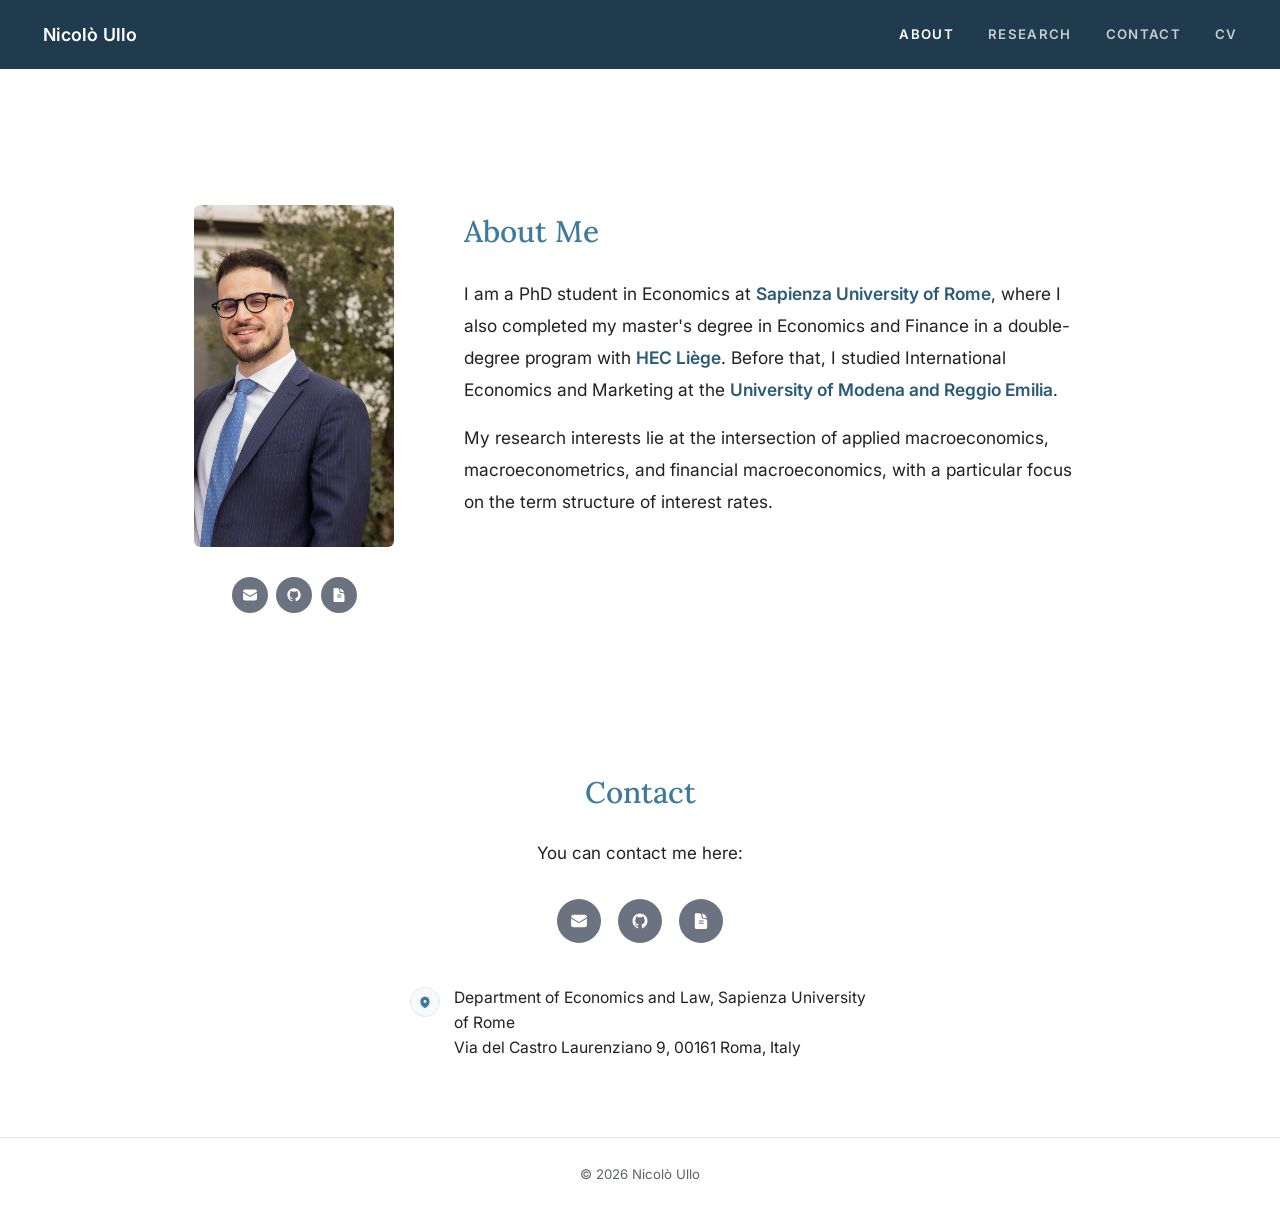
<file: index.html>
<!DOCTYPE html>
<html lang="en">
<head>
  <meta charset="UTF-8" />
  <meta name="viewport" content="width=device-width, initial-scale=1.0" />
  <title>Nicolò Ullo</title>
  <meta name="robots" content="noimageindex" />
  <link rel="icon" type="image/svg+xml" href="favicon.svg" />
  <link rel="stylesheet" href="style.css" />
  <link rel="preconnect" href="https://fonts.googleapis.com" />
  <link rel="preconnect" href="https://fonts.gstatic.com" crossorigin />
  <link href="https://fonts.googleapis.com/css2?family=Inter:wght@300;400;500;600;700&family=Lora:wght@300;400;500;600&display=swap" rel="stylesheet" />
</head>
<body>

  <!-- ══════════════════════════════════════════
       NAVBAR
  ══════════════════════════════════════════ -->
  <nav class="navbar">
    <a class="nav-brand" href="index.html">Nicolò Ullo</a>

    <button class="nav-burger" aria-label="Menu" onclick="this.classList.toggle('active'); document.getElementById('nav-menu').classList.toggle('open')">
      <span></span><span></span><span></span>
    </button>

    <div class="nav-menu" id="nav-menu">
      <a href="index.html" class="nav-active">About</a>
      <a href="research.html">Research</a>
      <a href="#contact">Contact</a>
      <a href="assets/CV.pdf" target="_blank">CV</a>
    </div>
  </nav>

  <!-- ══════════════════════════════════════════
       ABOUT
  ══════════════════════════════════════════ -->
  <section id="about">
    <div class="container">
      <div class="about-wrap">

        <!-- LEFT: photo + social -->
        <div class="profile-col">
          <img src="profilefoto.jpg" alt="Nicolò Ullo" class="avatar-img" />

          <div class="social-row">
            <!-- Email -->
            <a href="mailto:nicolo.ullo@uniroma1.it" class="social-btn" title="Email">
              <svg xmlns="http://www.w3.org/2000/svg" viewBox="0 0 24 24" fill="currentColor"><path d="M1.5 8.67v8.58a3 3 0 003 3h15a3 3 0 003-3V8.67l-8.928 5.493a3 3 0 01-3.144 0L1.5 8.67z"/><path d="M22.5 6.908V6.75a3 3 0 00-3-3h-15a3 3 0 00-3 3v.158l9.714 5.978a1.5 1.5 0 001.572 0L22.5 6.908z"/></svg>
            </a>
            <!-- GitHub -->
            <a href="https://github.com/nicoloullo" target="_blank" class="social-btn" title="GitHub">
              <svg xmlns="http://www.w3.org/2000/svg" viewBox="0 0 24 24" fill="currentColor"><path fill-rule="evenodd" d="M12 2C6.477 2 2 6.484 2 12.017c0 4.425 2.865 8.18 6.839 9.504.5.092.682-.217.682-.483 0-.237-.008-.868-.013-1.703-2.782.605-3.369-1.343-3.369-1.343-.454-1.158-1.11-1.466-1.11-1.466-.908-.62.069-.608.069-.608 1.003.07 1.531 1.032 1.531 1.032.892 1.53 2.341 1.088 2.91.832.092-.647.35-1.088.636-1.338-2.22-.253-4.555-1.113-4.555-4.951 0-1.093.39-1.988 1.029-2.688-.103-.253-.446-1.272.098-2.65 0 0 .84-.27 2.75 1.026A9.564 9.564 0 0112 6.844c.85.004 1.705.115 2.504.337 1.909-1.296 2.747-1.027 2.747-1.027.546 1.379.202 2.398.1 2.651.64.7 1.028 1.595 1.028 2.688 0 3.848-2.339 4.695-4.566 4.943.359.309.678.92.678 1.855 0 1.338-.012 2.419-.012 2.747 0 .268.18.58.688.482A10.019 10.019 0 0022 12.017C22 6.484 17.522 2 12 2z" clip-rule="evenodd"/></svg>
            </a>
            <!-- CV -->
            <a href="assets/CV.pdf" target="_blank" class="social-btn" title="Download CV">
              <svg xmlns="http://www.w3.org/2000/svg" viewBox="0 0 24 24" fill="currentColor"><path fill-rule="evenodd" d="M5.625 1.5H9a3.75 3.75 0 013.75 3.75v1.875c0 1.036.84 1.875 1.875 1.875H16.5a3.75 3.75 0 013.75 3.75v7.875c0 1.035-.84 1.875-1.875 1.875H5.625a1.875 1.875 0 01-1.875-1.875V3.375c0-1.036.84-1.875 1.875-1.875zM9.75 14.25a.75.75 0 000 1.5H15a.75.75 0 000-1.5H9.75zm0-3a.75.75 0 000 1.5H15a.75.75 0 000-1.5H9.75z" clip-rule="evenodd"/><path d="M14.25 5.25a5.23 5.23 0 00-1.279-3.434 9.768 9.768 0 016.963 6.963A5.23 5.23 0 0016.5 7.5h-1.875a.375.375 0 01-.375-.375V5.25z"/></svg>
            </a>
          </div>
        </div>

        <!-- RIGHT: bio only -->
        <div class="bio-col">
          <h2 class="section-heading">About Me</h2>
          <div class="bio-text">
            <p>
              I am a PhD student in Economics at
              <a href="https://www.uniroma1.it" target="_blank">Sapienza University of Rome</a>,
              where I also completed my master's degree in Economics and Finance in a double-degree
              program with <a href="https://www.hec.uliege.be" target="_blank">HEC Liège</a>. Before
              that, I studied International Economics and Marketing at the
              <a href="https://www.unimore.it" target="_blank">University of Modena and Reggio Emilia</a>.
            </p>
            <p>
              My research interests lie at the intersection of applied macroeconomics,
              macroeconometrics, and financial macroeconomics, with a particular focus on the
              term structure of interest rates.
            </p>
          </div>
        </div><!-- /bio-col -->
      </div><!-- /about-wrap -->
    </div>
  </section>

  <!-- ══════════════════════════════════════════
       CONTACT
  ══════════════════════════════════════════ -->
  <section id="contact">
    <div class="container contact-plain">
      <h2 class="section-heading">Contact</h2>
      <p class="lead">You can contact me here:</p>

      <div class="contact-icons">
        <a href="mailto:nicolo.ullo@uniroma1.it" class="social-btn" title="Email">
          <svg xmlns="http://www.w3.org/2000/svg" viewBox="0 0 24 24" fill="currentColor"><path d="M1.5 8.67v8.58a3 3 0 003 3h15a3 3 0 003-3V8.67l-8.928 5.493a3 3 0 01-3.144 0L1.5 8.67z"/><path d="M22.5 6.908V6.75a3 3 0 00-3-3h-15a3 3 0 00-3 3v.158l9.714 5.978a1.5 1.5 0 001.572 0L22.5 6.908z"/></svg>
        </a>
        <a href="https://github.com/nicoloullo" target="_blank" class="social-btn" title="GitHub">
          <svg xmlns="http://www.w3.org/2000/svg" viewBox="0 0 24 24" fill="currentColor"><path fill-rule="evenodd" d="M12 2C6.477 2 2 6.484 2 12.017c0 4.425 2.865 8.18 6.839 9.504.5.092.682-.217.682-.483 0-.237-.008-.868-.013-1.703-2.782.605-3.369-1.343-3.369-1.343-.454-1.158-1.11-1.466-1.11-1.466-.908-.62.069-.608.069-.608 1.003.07 1.531 1.032 1.531 1.032.892 1.53 2.341 1.088 2.91.832.092-.647.35-1.088.636-1.338-2.22-.253-4.555-1.113-4.555-4.951 0-1.093.39-1.988 1.029-2.688-.103-.253-.446-1.272.098-2.65 0 0 .84-.27 2.75 1.026A9.564 9.564 0 0112 6.844c.85.004 1.705.115 2.504.337 1.909-1.296 2.747-1.027 2.747-1.027.546 1.379.202 2.398.1 2.651.64.7 1.028 1.595 1.028 2.688 0 3.848-2.339 4.695-4.566 4.943.359.309.678.92.678 1.855 0 1.338-.012 2.419-.012 2.747 0 .268.18.58.688.482A10.019 10.019 0 0022 12.017C22 6.484 17.522 2 12 2z" clip-rule="evenodd"/></svg>
        </a>
        <a href="assets/CV.pdf" target="_blank" class="social-btn" title="Download CV">
          <svg xmlns="http://www.w3.org/2000/svg" viewBox="0 0 24 24" fill="currentColor"><path fill-rule="evenodd" d="M5.625 1.5H9a3.75 3.75 0 013.75 3.75v1.875c0 1.036.84 1.875 1.875 1.875H16.5a3.75 3.75 0 013.75 3.75v7.875c0 1.035-.84 1.875-1.875 1.875H5.625a1.875 1.875 0 01-1.875-1.875V3.375c0-1.036.84-1.875 1.875-1.875zM9.75 14.25a.75.75 0 000 1.5H15a.75.75 0 000-1.5H9.75zm0-3a.75.75 0 000 1.5H15a.75.75 0 000-1.5H9.75z" clip-rule="evenodd"/><path d="M14.25 5.25a5.23 5.23 0 00-1.279-3.434 9.768 9.768 0 016.963 6.963A5.23 5.23 0 0016.5 7.5h-1.875a.375.375 0 01-.375-.375V5.25z"/></svg>
        </a>
      </div>

      <div class="contact-block">
        <div class="contact-item">
          <div class="contact-icon">
            <svg xmlns="http://www.w3.org/2000/svg" viewBox="0 0 24 24" fill="currentColor"><path fill-rule="evenodd" d="M11.54 22.351l.07.04.028.016a.76.76 0 00.723 0l.028-.015.071-.041a16.975 16.975 0 001.144-.742 19.58 19.58 0 002.683-2.282c1.944-2.003 3.5-4.697 3.5-8.336C20 6.03 16.192 3 12 3c-4.19 0-8 3.03-8 8.007 0 3.639 1.556 6.333 3.5 8.336a19.58 19.58 0 002.683 2.282 16.974 16.974 0 001.144.742zM12 13.5a2.5 2.5 0 100-5 2.5 2.5 0 000 5z" clip-rule="evenodd"/></svg>
          </div>
          <span>Department of Economics and Law, Sapienza University of Rome<br />Via del Castro Laurenziano 9, 00161 Roma, Italy</span>
        </div>
      </div>
    </div>
  </section>

  <footer>
    <div class="container">
      <p>© 2026 Nicolò Ullo</p>
    </div>
  </footer>

</body>
</html>
</file>
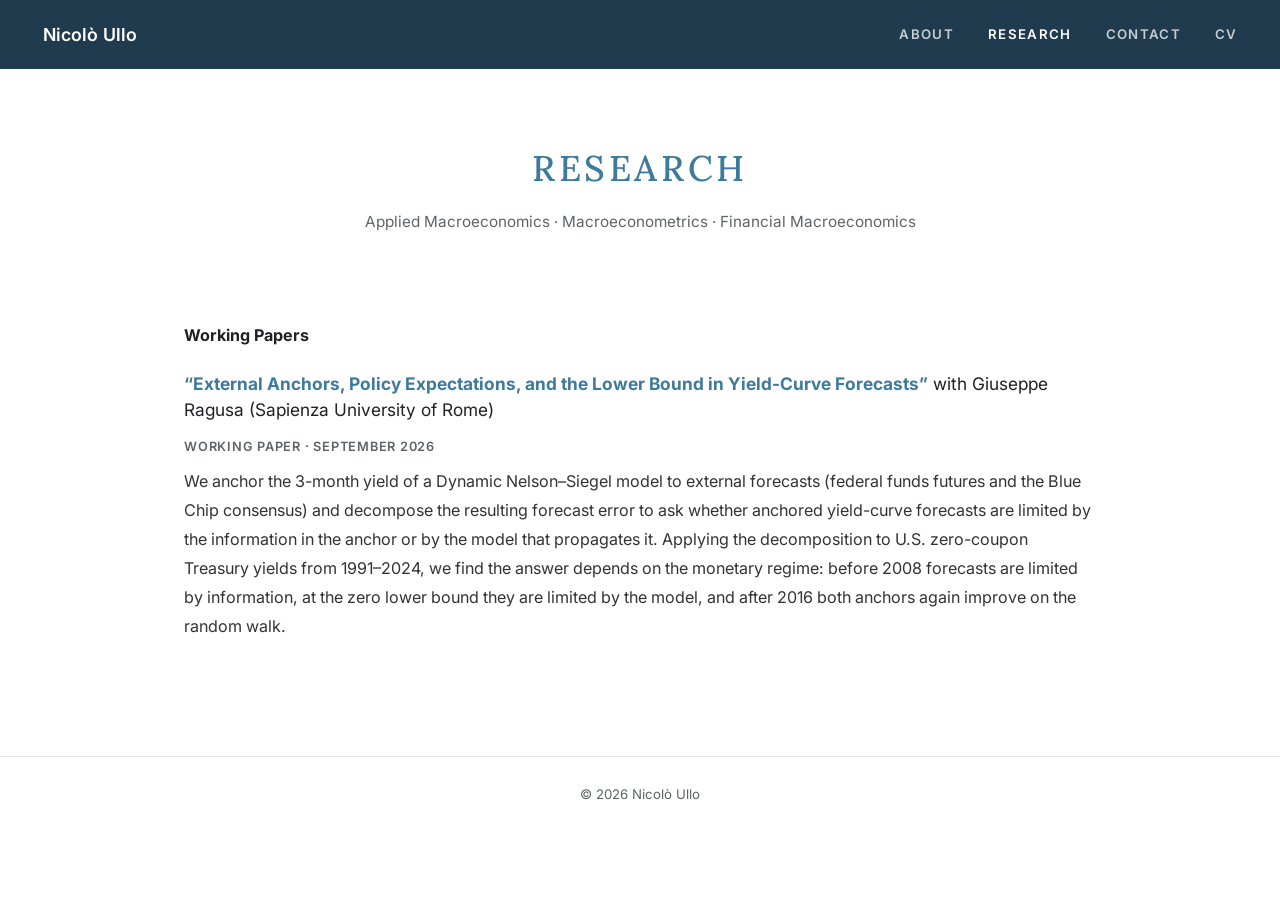
<file: research.html>
<!DOCTYPE html>
<html lang="en">
<head>
  <meta charset="UTF-8" />
  <meta name="viewport" content="width=device-width, initial-scale=1.0" />
  <title>Research — Nicolò Ullo</title>
  <link rel="icon" type="image/svg+xml" href="favicon.svg" />
  <link rel="stylesheet" href="style.css" />
  <link rel="preconnect" href="https://fonts.googleapis.com" />
  <link rel="preconnect" href="https://fonts.gstatic.com" crossorigin />
  <link href="https://fonts.googleapis.com/css2?family=Inter:wght@300;400;500;600;700&family=Lora:wght@300;400;500;600&display=swap" rel="stylesheet" />
</head>
<body>

  <!-- NAV -->
  <nav class="navbar">
    <a class="nav-brand" href="index.html">Nicolò Ullo</a>

    <button class="nav-burger" aria-label="Menu" onclick="this.classList.toggle('active'); document.getElementById('nav-menu').classList.toggle('open')">
      <span></span><span></span><span></span>
    </button>

    <div class="nav-menu" id="nav-menu">
      <a href="index.html">About</a>
      <a href="research.html" class="nav-active">Research</a>
      <a href="index.html#contact">Contact</a>
      <a href="assets/CV.pdf" target="_blank">CV</a>
    </div>
  </nav>

  <!-- PAGE TITLE -->
  <div class="page-title-plain">
    <h1>Research</h1>
    <p>Applied Macroeconomics &middot; Macroeconometrics &middot; Financial Macroeconomics</p>
  </div>

  <section>
    <div class="container">

      <!-- WORKING PAPERS -->
      <h2 class="block-title">Working Papers</h2>
      <div class="paper-entry">
        <p class="paper-heading">
          <span class="paper-title">&ldquo;External Anchors, Policy Expectations, and the Lower Bound in Yield-Curve Forecasts&rdquo;</span>
          <span class="paper-coauthors"> with Giuseppe Ragusa (Sapienza University of Rome)</span>
        </p>
        <span class="paper-meta">Working Paper &middot; September 2026</span>
        <p class="paper-abstract">
          We anchor the 3-month yield of a Dynamic Nelson&ndash;Siegel model to external forecasts
          (federal funds futures and the Blue Chip consensus) and decompose the resulting forecast
          error to ask whether anchored yield-curve forecasts are limited by the information in the
          anchor or by the model that propagates it. Applying the decomposition to U.S. zero-coupon
          Treasury yields from 1991&ndash;2024, we find the answer depends on the monetary regime:
          before 2008 forecasts are limited by information, at the zero lower bound they are limited
          by the model, and after 2016 both anchors again improve on the random walk.
        </p>
      </div>

    </div>
  </section>

  <footer>
    <div class="container">
      <p>&copy; 2026 Nicolò Ullo</p>
    </div>
  </footer>

</body>
</html>
</file>
<file: style.css>
/* =============================================
   TOKENS
   ============================================= */
:root {
  --bg:        #ffffff;
  --bg-2:      #f7f9fa;
  --ink:       #202124;
  --muted:     #5f6368;
  --accent:    #3d7a9c;
  --accent-dark: #2a5a76;
  --border:    #e4e7eb;
  --font:      'Inter', system-ui, -apple-system, sans-serif;
  --font-serif:'Lora', Georgia, serif;
  --navy:      #1f3b4d;
  --radius:    6px;
}

/* =============================================
   RESET
   ============================================= */
*, *::before, *::after { box-sizing: border-box; margin: 0; padding: 0; }
html { scroll-behavior: smooth; font-size: 17px; }

body {
  font-family: var(--font);
  background: var(--bg);
  color: var(--ink);
  line-height: 1.75;
  -webkit-font-smoothing: antialiased;
}

a { color: var(--accent); text-decoration: none; }
a:hover { text-decoration: underline; }

img { display: block; max-width: 100%; }

.container {
  max-width: 980px;
  margin: 0 auto;
  padding: 0 2rem;
}

/* =============================================
   NAVBAR
   ============================================= */
.navbar {
  display: flex;
  align-items: center;
  justify-content: space-between;
  padding: 1.1rem 2.5rem;
  background: var(--navy);
  position: relative;
  z-index: 50;
}

.navbar .nav-brand {
  font-size: 1.05rem;
  font-weight: 600;
  color: #ffffff;
  letter-spacing: 0.01em;
}
.navbar .nav-brand:hover { text-decoration: none; opacity: 0.85; }

.nav-menu {
  display: flex;
  align-items: center;
  gap: 2rem;
}

.nav-menu a {
  font-size: 0.78rem;
  font-weight: 600;
  text-transform: uppercase;
  letter-spacing: 0.1em;
  color: rgba(255,255,255,0.75);
  transition: color 0.15s;
}
.nav-menu a:hover { color: #ffffff; text-decoration: none; }
.nav-menu a.nav-active { color: #ffffff; }

/* hamburger */
.nav-burger {
  display: none;
  flex-direction: column;
  gap: 5px;
  background: none;
  border: none;
  cursor: pointer;
  padding: 4px;
}
.nav-burger span {
  display: block;
  width: 22px;
  height: 2px;
  background: currentColor;
  border-radius: 2px;
  transition: all 0.25s;
}
.navbar .nav-burger { color: #ffffff; }

/* =============================================
   PAGE TITLE (sub-pages)
   ============================================= */
.page-title-plain {
  text-align: center;
  padding: 4rem 1.5rem 0.5rem;
}
.page-title-plain h1 {
  font-family: var(--font-serif);
  font-weight: 500;
  font-size: 2.1rem;
  letter-spacing: 0.1em;
  text-transform: uppercase;
  color: var(--accent);
}
.page-title-plain p {
  margin-top: 0.6rem;
  font-size: 0.9rem;
  color: var(--muted);
}

/* =============================================
   SECTION COMMON
   ============================================= */
section { padding: 4.5rem 0; }

.section-heading {
  font-family: var(--font-serif);
  font-weight: 500;
  font-size: 1.75rem;
  color: var(--accent);
  margin-bottom: 1.25rem;
}

.block-title {
  font-size: 0.95rem;
  font-weight: 700;
  color: var(--ink);
  margin-bottom: 1.25rem;
}

/* =============================================
   ABOUT
   ============================================= */
.about-wrap {
  display: flex;
  gap: 3.5rem;
  align-items: flex-start;
  padding-top: 3.5rem;
}

.profile-col {
  display: flex;
  flex-direction: column;
  align-items: center;
  flex-shrink: 0;
  width: 220px;
  text-align: center;
}

.avatar-img {
  width: 200px;
  height: auto;
  border-radius: var(--radius);
  margin-bottom: 1rem;
}

.social-row {
  display: flex;
  gap: 0.5rem;
  flex-wrap: wrap;
  justify-content: center;
  margin-top: 0.75rem;
}

.social-btn {
  display: flex;
  align-items: center;
  justify-content: center;
  width: 36px;
  height: 36px;
  border-radius: 50%;
  background: #6b7280;
  color: #fff;
  transition: background 0.15s;
}
.social-btn svg { width: 16px; height: 16px; }
.social-btn:hover { background: var(--accent); text-decoration: none; }

.bio-col { flex: 1; min-width: 0; }

.bio-text {
  font-size: 1.02rem;
  color: var(--ink);
  line-height: 1.85;
}
.bio-text p + p { margin-top: 0.9rem; }
.bio-text a { color: var(--accent-dark); font-weight: 600; }

/* =============================================
   RESEARCH
   ============================================= */
.paper-entry { margin-bottom: 2.25rem; }
.paper-heading { font-size: 1.02rem; line-height: 1.5; margin-bottom: 0.5rem; }
.paper-title { color: var(--accent); font-weight: 700; }
.paper-coauthors { color: var(--ink); font-weight: 400; }
.paper-meta {
  display: inline-block;
  font-size: 0.75rem;
  font-weight: 600;
  text-transform: uppercase;
  letter-spacing: 0.06em;
  color: var(--muted);
  margin-bottom: 0.5rem;
}
.paper-abstract { font-size: 0.95rem; color: #333; line-height: 1.8; }

/* =============================================
   CV PAGE-STYLE BUTTON
   ============================================= */
.btn-solid {
  display: inline-block;
  background: var(--accent);
  color: #fff;
  font-size: 0.8rem;
  font-weight: 700;
  text-transform: uppercase;
  letter-spacing: 0.08em;
  padding: 0.85rem 2rem;
  border-radius: 3px;
  transition: background 0.15s;
}
.btn-solid:hover { background: var(--accent-dark); color: #fff; text-decoration: none; }

/* =============================================
   CONTACT
   ============================================= */
.contact-plain { text-align: center; }
.contact-plain .lead { font-size: 1rem; color: var(--ink); margin-bottom: 1.75rem; }

.contact-icons {
  display: flex;
  justify-content: center;
  gap: 1rem;
  margin-bottom: 2.5rem;
}
.contact-icons .social-btn { width: 44px; height: 44px; }
.contact-icons .social-btn svg { width: 18px; height: 18px; }

.contact-block {
  display: flex;
  flex-direction: column;
  gap: 1.1rem;
  text-align: left;
  max-width: 460px;
  margin: 0 auto;
}
.contact-item {
  display: flex;
  align-items: flex-start;
  gap: 0.85rem;
  font-size: 0.92rem;
  color: var(--ink);
  line-height: 1.6;
}
.contact-icon {
  flex-shrink: 0;
  width: 30px;
  height: 30px;
  border-radius: 50%;
  background: var(--bg-2);
  border: 1px solid var(--border);
  display: flex;
  align-items: center;
  justify-content: center;
  margin-top: 2px;
}
.contact-icon svg { width: 14px; height: 14px; color: var(--accent); }
.contact-item a { color: var(--accent-dark); font-weight: 600; }

/* =============================================
   FOOTER
   ============================================= */
footer {
  border-top: 1px solid var(--border);
  padding: 1.5rem 0;
}
footer p {
  text-align: center;
  font-size: 0.78rem;
  color: var(--muted);
}

/* =============================================
   RESPONSIVE
   ============================================= */
@media (max-width: 700px) {
  .about-wrap {
    flex-direction: column;
    gap: 2rem;
    align-items: center;
  }
  .profile-col { width: 100%; }
  .avatar-img { width: 180px; height: auto; }

  .navbar { padding: 1.25rem 1.5rem; }

  .nav-menu {
    display: none;
    position: absolute;
    top: 64px;
    left: 0; right: 0;
    flex-direction: column;
    align-items: flex-start;
    background: var(--bg);
    border-bottom: 1px solid var(--border);
    padding: 1rem 1.5rem;
    gap: 0.75rem;
    box-shadow: 0 4px 12px rgba(0,0,0,0.08);
  }
  .nav-menu.open { display: flex; }
  .nav-menu a { color: var(--ink) !important; font-size: 0.85rem; }
  .nav-burger { display: flex; }
}
</file>
